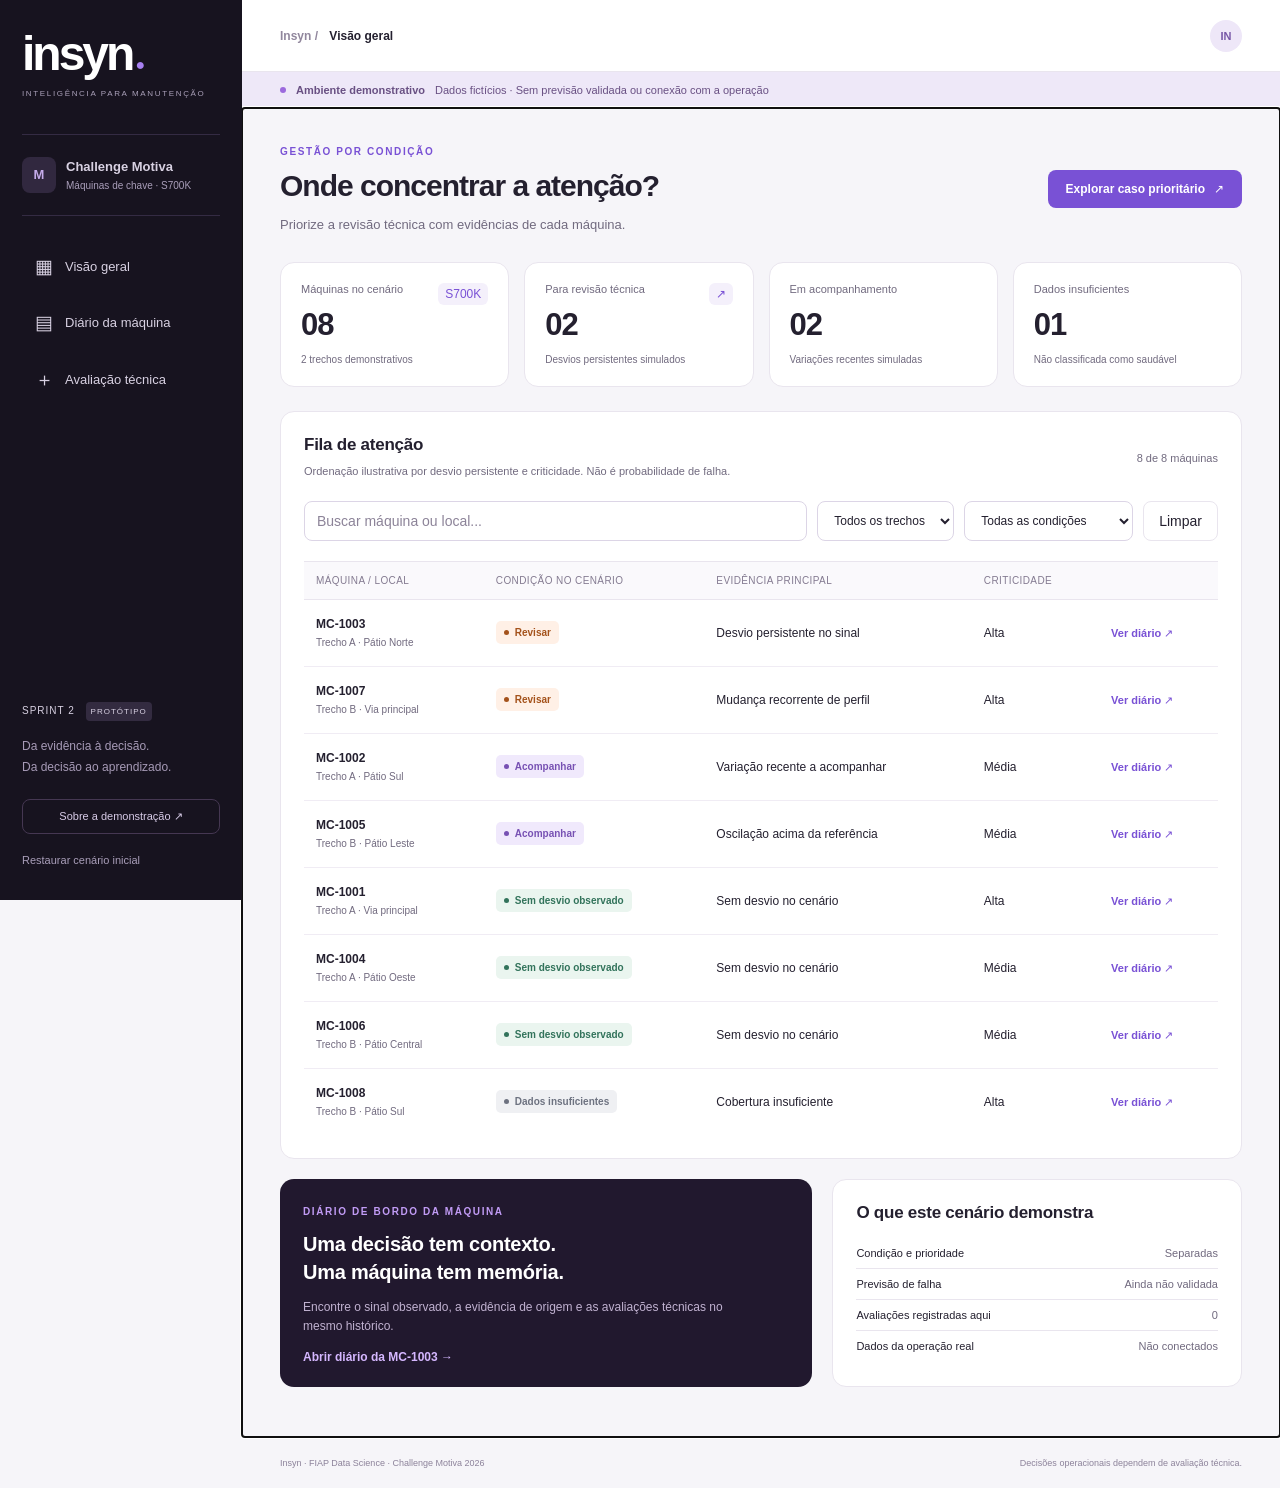
<file: index.html>
<!doctype html>
<html lang="pt-BR">
<head>
  <meta charset="utf-8">
  <meta name="viewport" content="width=device-width, initial-scale=1">
  <meta http-equiv="refresh" content="0; url=./Insyn/">
  <title>Insyn</title>
  <script>window.location.replace('./Insyn/' + window.location.search + window.location.hash);</script>
</head>
<body>
  <p><a href="./Insyn/">Acessar o Insyn</a></p>
</body>
</html>
</file>
<file: Insyn/style.css>
:root {
    --ink: #24202f;
    --muted: #716a7f;
    --purple: #7951d5;
    --light-purple: #eee7fa;
    --border: #e9e5ee;
    --bg: #f6f5f9;
    --sidebar: #17131f;
    --orange: #ac521b;
    --green: #28745d;
    --radius: 14px;
    font-family: Inter, Arial, sans-serif;
    color: var(--ink);
    font-synthesis: none
}

* {
    box-sizing: border-box
}

body {
    margin: 0;
    background: var(--bg);
    font-size: 14px
}

button,
input,
select,
textarea {
    font: inherit
}

button,
a,
input,
select,
textarea {
    outline-offset: 4px
}

button {
    cursor: pointer
}

a {
    color: inherit;
    text-decoration: none
}

button:disabled {
    cursor: default;
    opacity: .6
}

button:focus-visible,
a:focus-visible {
    outline: 3px solid #ad88fa
}

.skip {
    position: fixed;
    top: -100px;
    left: 260px;
    z-index: 30;
    background: white;
    padding: 12px
}

.skip:focus {
    top: 10px
}

.sidebar {
    width: 242px;
    position: fixed;
    inset: 0 auto 0 0;
    background: var(--sidebar);
    color: #d8d1e2;
    padding: 30px 22px;
    display: flex;
    flex-direction: column
}

.brand {
    font-size: 48px;
    letter-spacing: -3px;
    font-weight: 800;
    color: #fff;
    line-height: 1
}

.brand span {
    font-size: 16px;
    color: #a780f1;
    margin-left: 3px
}

.brand-sub {
    font-size: 8px;
    letter-spacing: 1.65px;
    margin-top: 10px;
    color: #aaa0b9
}

.workspace {
    display: flex;
    gap: 10px;
    align-items: center;
    border-top: 1px solid #342b43;
    border-bottom: 1px solid #342b43;
    padding: 22px 0;
    margin: 25px 0 20px;
    font-size: 13px;
    font-weight: 600
}

.workspace small {
    display: block;
    color: #a99eb9;
    font-size: 10px;
    margin-top: 6px;
    font-weight: 400
}

.workspace-icon {
    display: grid;
    place-items: center;
    width: 34px;
    height: 36px;
    border-radius: 8px;
    background: #31283f;
    color: #c5abea
}

nav a {
    display: flex;
    align-items: center;
    gap: 11px;
    margin: 5px 0;
    border-radius: 8px;
    padding: 14px 12px;
    font-size: 13px
}

nav a span {
    font-size: 19px;
    width: 20px;
    text-align: center
}

nav a.active {
    background: #37264f;
    color: #e5d3ff;
    border-left: 3px solid #b387ff;
    padding-left: 9px
}

nav a:hover {
    background: #2c233b
}

.sidebar-bottom {
    margin-top: auto;
    padding-top: 30px
}

.sprint {
    font-size: 10px;
    letter-spacing: 1px
}

.sprint span {
    padding: 5px;
    background: #332b40;
    border-radius: 4px;
    font-size: 8px;
    margin-left: 7px
}

.sidebar-bottom p {
    color: #a69ab6;
    line-height: 1.8;
    font-size: 12px;
    margin: 20px 0
}

.ghost {
    background: white;
    border: 1px solid var(--border);
    padding: 10px 15px;
    border-radius: 8px;
    color: var(--ink)
}

.ghost.light {
    background: transparent;
    color: #d8cce8;
    border-color: #453752;
    font-size: 11px;
    width: 100%
}

.reset {
    color: #a99eb9;
    background: none;
    border: 0;
    font-size: 11px;
    margin-top: 16px;
    padding: 4px 0
}

.shell {
    margin-left: 242px
}

.topbar {
    height: 72px;
    background: white;
    border-bottom: 1px solid var(--border);
    display: flex;
    align-items: center;
    justify-content: space-between;
    padding: 0 38px;
    font-size: 12px;
    font-weight: 600
}

.breadcrumb {
    color: #91879d;
    margin-right: 8px
}

.team-avatar {
    background: #eee7f8;
    color: #7757a7;
    border-radius: 50%;
    width: 32px;
    height: 32px;
    display: grid;
    place-items: center;
    font-size: 11px
}

.demo-banner {
    background: #eee8f8;
    display: flex;
    gap: 10px;
    align-items: center;
    padding: 12px 38px;
    color: #695083;
    font-size: 11px;
    flex-wrap: wrap
}

.demo-dot {
    width: 6px;
    height: 6px;
    border-radius: 50%;
    background: #9c6add
}

main {
    padding: 34px 38px 30px;
    max-width: 1600px;
    margin: auto;
    min-height: calc(100vh - 170px)
}

.eyebrow {
    color: var(--purple);
    font-size: 10px;
    font-weight: 700;
    letter-spacing: 1.6px;
    text-transform: uppercase
}

h1 {
    font-size: 30px;
    letter-spacing: -1px;
    line-height: 1.25;
    margin: 9px 0 10px;
    font-weight: 650
}

h2 {
    font-size: 17px;
    letter-spacing: -.25px;
    margin: 0 0 8px
}

h3 {
    font-size: 14px;
    margin: 0 0 9px
}

p {
    line-height: 1.6
}

p.sub {
    color: var(--muted);
    margin: 0;
    font-size: 13px
}

.heading {
    display: flex;
    justify-content: space-between;
    gap: 20px;
    align-items: center;
    margin-bottom: 27px
}

.primary {
    border: 0;
    background: var(--purple);
    color: white;
    border-radius: 8px;
    padding: 12px 18px;
    font-weight: 600;
    font-size: 12px;
    display: inline-flex;
    align-items: center;
    gap: 9px;
    justify-content: center
}

.primary:hover {
    background: #673ec4
}

.summary-grid {
    display: grid;
    grid-template-columns: repeat(4, 1fr);
    gap: 15px;
    margin-bottom: 24px
}

.summary {
    background: white;
    border: 1px solid var(--border);
    border-radius: var(--radius);
    padding: 20px
}

.summary label {
    display: block;
    font-size: 11px;
    color: var(--muted)
}

.summary strong {
    font-size: 31px;
    display: block;
    letter-spacing: -1px;
    margin: 12px 0 7px
}

.summary small {
    font-size: 10px;
    color: var(--muted)
}

.summary .tone {
    float: right;
    font-size: 12px;
    background: #f4f0fb;
    color: var(--purple);
    padding: 4px 7px;
    border-radius: 6px
}

.panel {
    background: white;
    border: 1px solid var(--border);
    border-radius: var(--radius);
    padding: 23px;
    margin-bottom: 20px
}

.panel-head {
    display: flex;
    justify-content: space-between;
    gap: 10px;
    align-items: center;
    margin-bottom: 19px
}

.panel-head p {
    font-size: 11px;
    margin: 5px 0 0;
    color: var(--muted)
}

.link {
    color: var(--purple);
    font-weight: 600;
    font-size: 12px;
    background: none;
    border: 0;
    padding: 5px 0
}

.filters {
    display: flex;
    gap: 10px;
    margin: 20px 0;
    flex-wrap: wrap
}

input,
select,
textarea {
    border: 1px solid #dcd5e6;
    background: white;
    color: var(--ink);
    border-radius: 8px;
    padding: 11px 12px;
    min-height: 40px
}

input::placeholder,
textarea::placeholder {
    color: #8c8398
}

.filters input {
    flex: 1;
    min-width: 160px
}

.filters select {
    font-size: 12px
}

.table-wrap {
    overflow: auto
}

table {
    border-collapse: collapse;
    width: 100%;
    font-size: 12px;
    white-space: nowrap
}

th {
    text-align: left;
    font-weight: 500;
    color: #847b91;
    font-size: 10px;
    letter-spacing: .4px;
    background: #faf9fc;
    padding: 13px 12px;
    border-block: 1px solid var(--border)
}

td {
    padding: 17px 12px;
    border-bottom: 1px solid #f0ecf4
}

tbody tr:last-child td {
    border-bottom: 0
}

tbody tr:hover {
    background: #fcfaff
}

.machine-id {
    font-weight: 700;
    display: block;
    margin-bottom: 4px
}

.machine-line {
    font-size: 10px;
    color: var(--muted)
}

.badge {
    display: inline-flex;
    align-items: center;
    gap: 6px;
    border-radius: 5px;
    font-size: 10px;
    font-weight: 600;
    padding: 6px 8px;
    white-space: nowrap
}

.badge::before {
    content: '';
    width: 5px;
    height: 5px;
    background: currentColor;
    border-radius: 50%
}

.badge.review {
    background: #fff0e6;
    color: #a4521b
}

.badge.observe {
    background: #f0e9fc;
    color: #7751b3
}

.badge.stable {
    background: #eaf5ef;
    color: #32735b
}

.badge.unknown {
    background: #eff0f3;
    color: #6d7280
}

.row-link {
    color: var(--purple);
    font-size: 11px;
    font-weight: 600
}

.rank {
    color: var(--muted);
    font-size: 11px
}

.count {
    color: var(--muted);
    font-size: 11px
}

.bottom-grid {
    display: grid;
    grid-template-columns: 1.3fr 1fr;
    gap: 20px
}

.feature-panel {
    background: #21182e;
    color: white;
    border: 0;
    position: relative
}

.feature-panel h2 {
    font-size: 20px;
    max-width: 360px;
    line-height: 1.4
}

.feature-panel p {
    color: #c1b2d1;
    font-size: 12px;
    max-width: 440px
}

.feature-panel a {
    color: #d5b7ff
}

.text-list {
    padding: 0;
    margin: 15px 0 0;
    list-style: none
}

.text-list li {
    padding: 9px 0;
    border-bottom: 1px solid var(--border);
    display: flex;
    justify-content: space-between;
    gap: 10px;
    font-size: 11px
}

.text-list li:last-child {
    border: 0
}

.text-list span:last-child {
    color: var(--muted)
}

footer {
    padding: 20px 38px;
    border-top: 1px solid var(--border);
    font-size: 9px;
    color: #8c829a;
    display: flex;
    justify-content: space-between;
    gap: 15px
}

.back {
    font-size: 11px;
    color: var(--muted);
    display: inline-block;
    margin-bottom: 20px
}

.machine-layout {
    display: grid;
    grid-template-columns: minmax(0, 1.7fr) minmax(260px, 1fr);
    gap: 20px
}

.chips {
    display: flex;
    gap: 8px;
    margin-top: 15px;
    flex-wrap: wrap
}

.chip {
    font-size: 10px;
    color: var(--muted);
    padding: 6px 9px;
    background: #efecf3;
    border-radius: 5px
}

.metric-row {
    display: grid;
    grid-template-columns: 1fr 1fr 1fr;
    gap: 12px;
    margin: 10px 0 20px
}

.metric-row>div {
    border-right: 1px solid var(--border);
    padding: 0 14px
}

.metric-row>div:first-child {
    padding-left: 0
}

.metric-row>div:last-child {
    border: 0
}

.metric-row label {
    display: block;
    font-size: 10px;
    color: var(--muted);
    margin-bottom: 8px
}

.metric-row strong {
    font-size: 22px;
    font-weight: 600
}

.metric-row small {
    display: block;
    color: var(--muted);
    font-size: 10px;
    margin-top: 6px
}

.chart {
    width: 100%;
    height: auto;
    display: block
}

.chart text {
    font-family: Arial, sans-serif;
    fill: #82778e;
    font-size: 11px
}

.chart-caption {
    font-size: 10px;
    color: var(--muted);
    margin: 12px 0 0
}

.legend {
    display: flex;
    gap: 18px;
    font-size: 10px;
    color: var(--muted);
    margin-top: 10px
}

.legend span::before {
    content: '';
    display: inline-block;
    width: 15px;
    height: 3px;
    background: var(--purple);
    vertical-align: middle;
    margin-right: 6px
}

.legend span:last-child::before {
    background: #bcb4c7
}

.reason {
    display: flex;
    gap: 12px;
    margin-top: 21px
}

.reason-num {
    background: #f3edf9;
    color: var(--purple);
    width: 27px;
    height: 27px;
    border-radius: 7px;
    display: grid;
    place-items: center;
    flex-shrink: 0;
    font-size: 11px
}

.reason p {
    margin: 4px 0 0;
    font-size: 11px;
    color: var(--muted)
}

.reason h3 {
    font-size: 12px;
    margin: 0
}

.callout {
    padding: 13px 15px;
    background: #f5f1fb;
    border-radius: 8px;
    color: #716081;
    font-size: 11px;
    line-height: 1.7;
    margin-top: 20px
}

.callout.neutral {
    background: #f5f5f7;
    color: #72717a
}

.timeline {
    margin: 16px 0 0;
    padding: 0;
    list-style: none
}

.timeline li {
    position: relative;
    border-left: 1px solid #e4d9f2;
    margin-left: 6px;
    padding: 0 0 23px 22px
}

.timeline li:before {
    content: '';
    position: absolute;
    width: 9px;
    height: 9px;
    background: #ac8cd9;
    border: 3px solid #fff;
    border-radius: 50%;
    left: -8px;
    top: 2px
}

.timeline li:last-child {
    padding-bottom: 0;
    border-color: transparent
}

.timeline time {
    display: block;
    font-size: 10px;
    color: #8e819c;
    margin-bottom: 7px
}

.timeline h3 {
    font-size: 12px;
    line-height: 1.6;
    margin: 0
}

.timeline p {
    font-size: 11px;
    color: var(--muted);
    margin: 6px 0
}

.evidence-link {
    font-size: 10px;
    color: var(--purple);
    display: inline-block;
    background: #f0e9fa;
    border: 0;
    padding: 5px 8px;
    border-radius: 4px;
    margin-top: 4px
}

.evidence-content {
    padding: 12px;
    margin-top: 8px;
    background: #faf8fd;
    border: 1px solid #ebe2f4;
    border-radius: 8px;
    font-size: 11px;
    line-height: 1.7;
    color: #6e627a
}

.form-grid {
    display: grid;
    grid-template-columns: 1.5fr 1fr;
    gap: 22px
}

.field {
    display: block;
    margin: 20px 0
}

.field>span {
    display: block;
    font-size: 12px;
    font-weight: 600;
    margin-bottom: 9px
}

.field input,
.field select,
.field textarea {
    width: 100%
}

.field small {
    display: block;
    font-size: 10px;
    line-height: 1.6;
    color: var(--muted);
    margin-top: 7px
}

textarea {
    min-height: 115px;
    resize: vertical
}

.checkbox {
    display: flex;
    gap: 10px;
    align-items: flex-start;
    font-size: 11px;
    color: var(--muted);
    line-height: 1.6;
    margin: 20px 0
}

.checkbox input {
    min-height: 0;
    margin-top: 2px;
    accent-color: var(--purple)
}

.form-actions {
    display: flex;
    gap: 12px;
    align-items: center
}

.empty {
    text-align: center;
    padding: 35px;
    color: var(--muted)
}

.empty h3 {
    font-size: 16px
}

.process {
    list-style: none;
    padding: 0;
    counter-reset: steps
}

.process li {
    counter-increment: steps;
    padding: 15px 0 15px 37px;
    position: relative;
    font-size: 12px;
    line-height: 1.6
}

.process li:before {
    content: counter(steps);
    position: absolute;
    left: 0;
    top: 14px;
    color: var(--purple);
    background: #eee7f8;
    border-radius: 50%;
    width: 25px;
    height: 25px;
    display: grid;
    place-items: center;
    font-size: 11px
}

.process small {
    display: block;
    color: var(--muted);
    font-size: 10px
}

.saved-status {
    font-size: 10px;
    color: var(--green);
    display: block;
    margin-top: 5px
}

.small {
    font-size: 11px;
    color: var(--muted)
}

dialog {
    border: 1px solid var(--border);
    border-radius: 18px;
    max-width: 600px;
    width: calc(100% - 32px);
    padding: 35px;
    color: var(--ink);
    box-shadow: 0 30px 100px #0003
}

dialog::backdrop {
    background: #17131fb8
}

dialog h2 {
    font-size: 26px;
    margin: 12px 0 18px
}

dialog p,
dialog li {
    font-size: 13px;
    line-height: 1.8
}

dialog ul {
    padding-left: 20px
}

.close {
    position: absolute;
    right: 14px;
    top: 10px;
    font-size: 26px;
    background: none;
    border: 0;
    color: var(--muted)
}

#toast {
    position: fixed;
    bottom: 24px;
    left: calc(50% + 100px);
    transform: translateX(-50%);
    background: #2f2340;
    color: white;
    padding: 14px 22px;
    border-radius: 10px;
    box-shadow: 0 10px 40px #0002;
    z-index: 20;
    display: none;
    font-size: 12px;
    max-width: 90vw
}

.notice-error {
    color: #a34242;
    font-size: 12px
}

.actions-stack {
    display: flex;
    gap: 10px;
    flex-wrap: wrap
}

.comparison {
    background: #fbf9fe;
    padding: 12px;
    border-radius: 8px;
    font-size: 11px;
    line-height: 1.7;
    color: var(--muted)
}

@media(min-width:1600px) {
    main {
        padding-top: 44px
    }

    .summary {
        padding: 25px
    }

    td {
        padding-block: 21px
    }
}

@media(max-width:1100px) {
    .sidebar {
        width: 205px;
        padding: 26px 16px
    }

    .shell {
        margin-left: 205px
    }

    main {
        padding: 26px 24px
    }

    .topbar,
    .demo-banner,
    footer {
        padding-inline: 24px
    }

    .machine-layout {
        grid-template-columns: 1fr
    }

    .summary {
        padding: 16px
    }

    .heading {
        align-items: flex-start
    }

    .summary label {
        font-size: 10px
    }

    .form-grid {
        grid-template-columns: 1.4fr 1fr
    }
}

@media(max-width:760px) {
    .sidebar {
        position: static;
        width: auto;
        padding: 15px 18px;
        display: block
    }

    .brand {
        font-size: 32px
    }

    .brand-sub,
    .workspace,
    .sidebar-bottom {
        display: none
    }

    nav {
        display: flex;
        gap: 5px;
        margin-top: 10px
    }

    nav a {
        font-size: 10px;
        flex: 1;
        justify-content: center;
        padding: 10px 4px
    }

    nav a span {
        display: none
    }

    nav a.active {
        border-left: 0;
        border-bottom: 2px solid #ac80ed;
        padding-left: 4px
    }

    .shell {
        margin: 0
    }

    .topbar {
        height: 50px
    }

    .demo-banner {
        font-size: 10px;
        gap: 7px
    }

    main {
        padding: 24px 16px
    }

    .heading {
        display: block
    }

    .heading .primary {
        margin-top: 15px
    }

    h1 {
        font-size: 26px
    }

    .summary-grid {
        grid-template-columns: 1fr 1fr;
        gap: 10px
    }

    .summary strong {
        font-size: 27px
    }

    .bottom-grid,
    .form-grid {
        grid-template-columns: 1fr
    }

    .filters {
        gap: 7px
    }

    .filters input {
        flex-basis: 100%
    }

    .filters select {
        flex: 1;
        min-width: 0
    }

    .panel {
        padding: 17px
    }

    .metric-row strong {
        font-size: 19px
    }

    .metric-row>div {
        padding: 0 10px
    }

    footer {
        display: block;
        font-size: 9px
    }

    footer span {
        display: block;
        margin-top: 7px
    }

    #toast {
        left: 50%;
        width: 90%;
        text-align: center
    }

    .panel-head {
        align-items: flex-start
    }

    .panel-head .count {
        white-space: nowrap
    }

    .form-actions {
        flex-wrap: wrap
    }

    .topbar,
    .demo-banner {
        padding-inline: 18px
    }
}
</file>
